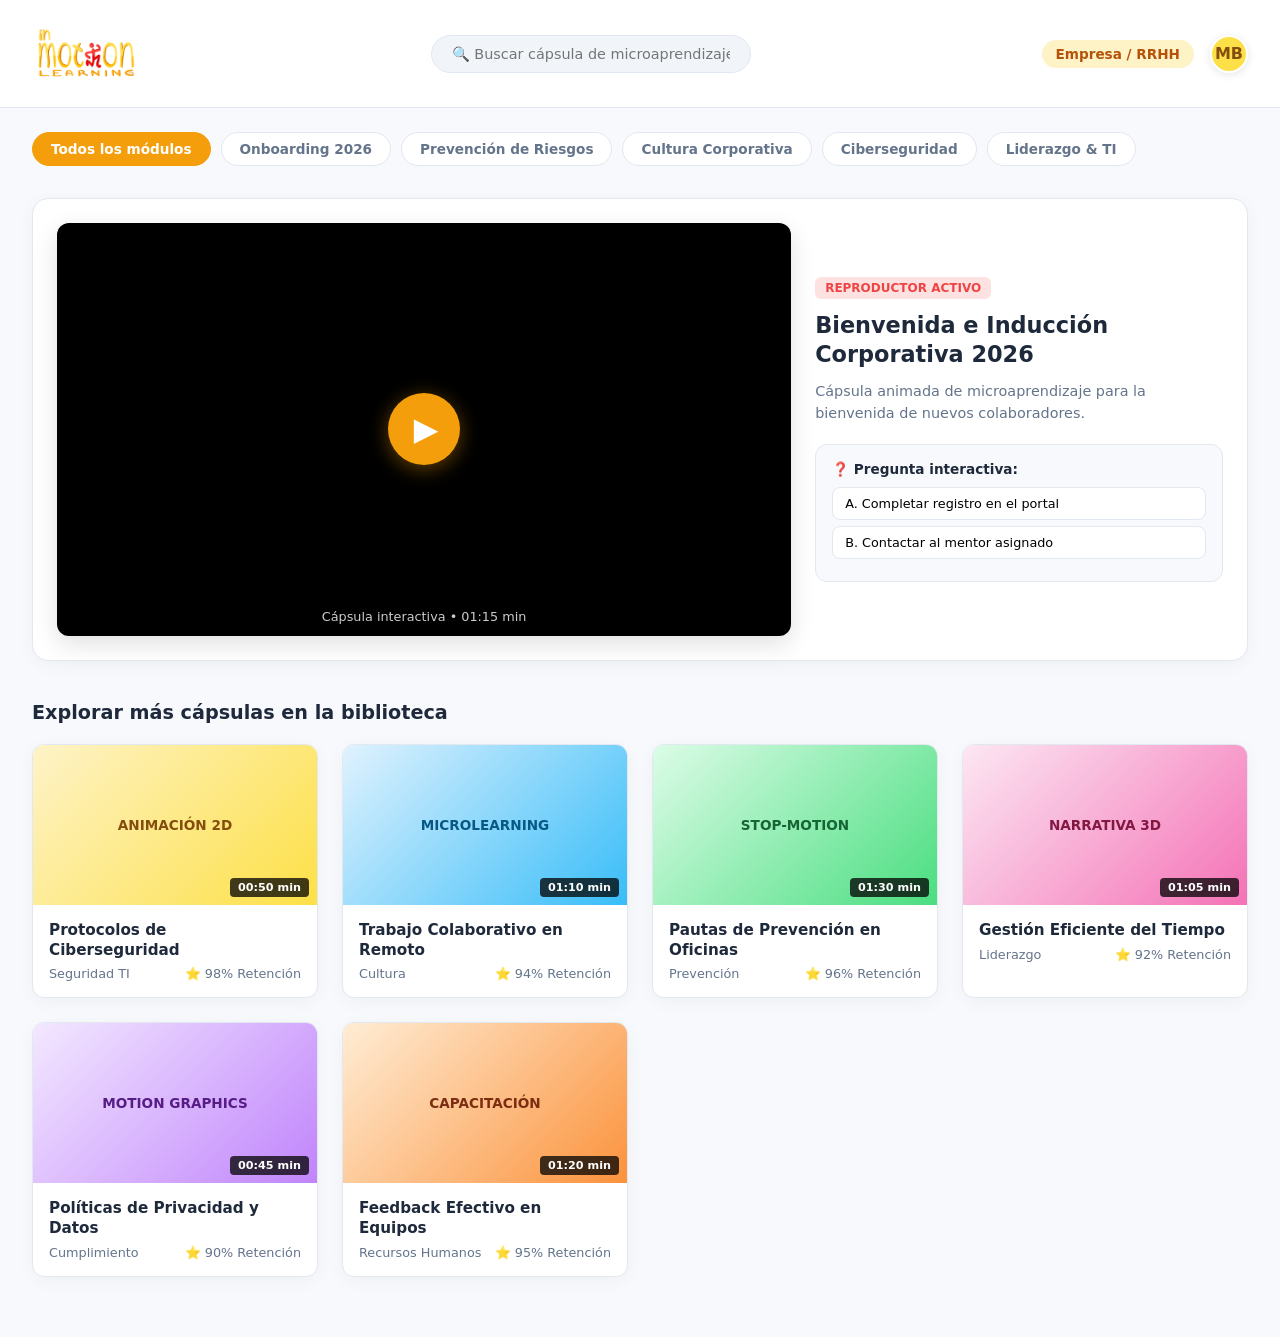
<file: demo.html>
<!DOCTYPE html>
<html lang="es">
<head>
    <meta charset="UTF-8">
    <meta name="viewport" content="width=device-width, initial-scale=1.0">
    <title>In Motion Learning - Plataforma Demo</title>
    <style>
        :root {
            --bg-color: #f7f9fc;
            --surface-color: #ffffff;
            --text-primary: #1e293b;
            --text-secondary: #64748b;
            --accent-yellow: #f59e0b;
            --accent-red: #ef4444;
            --accent-soft: #fef3c7;
            --border-color: #e2e8f0;
            --card-shadow: 0 4px 20px -2px rgba(0, 0, 0, 0.05);
            --radius-lg: 16px;
            --radius-md: 12px;
        }

        * {
            box-sizing: border-box;
            margin: 0;
            padding: 0;
            font-family: 'Segoe UI', system-ui, -apple-system, sans-serif;
        }

        body {
            background-color: var(--bg-color);
            color: var(--text-primary);
            min-height: 100vh;
            display: flex;
            flex-direction: column;
        }

        /* Header Fijo con Logo de In Motion */
        header {
            position: sticky;
            top: 0;
            z-index: 100;
            background: rgba(255, 255, 255, 0.9);
            backdrop-filter: blur(12px);
            border-bottom: 1px solid var(--border-color);
            padding: 12px 32px;
            display: flex;
            justify-content: space-between;
            align-items: center;
            height: 12vh;
        }

        .logo-container {
            display: flex;
            align-items: center;
            gap: 12px;
        }

        /* Logo In Motion Learning */
        .logo-img {
            height: 12vh;
            width: auto;
            border-radius: 6px;
            object-fit: contain;
        }

        .search-box {
            background: #f1f5f9;
            border: 1px solid var(--border-color);
            border-radius: 24px;
            padding: 10px 20px;
            width: 320px;
            font-size: 0.9rem;
            color: var(--text-primary);
            outline: none;
            transition: all 0.2s;
        }

        .search-box:focus {
            border-color: var(--accent-yellow);
            background: #fff;
            box-shadow: 0 0 0 3px rgba(245, 158, 11, 0.15);
        }

        .user-nav {
            display: flex;
            align-items: center;
            gap: 16px;
        }

        .user-badge {
            background: var(--accent-soft);
            color: #b45309;
            padding: 6px 14px;
            border-radius: 20px;
            font-size: 0.85rem;
            font-weight: 600;
        }

        .avatar {
            width: 38px;
            height: 38px;
            border-radius: 50%;
            background: #fde047;
            display: flex;
            align-items: center;
            justify-content: center;
            font-weight: bold;
            color: #854d0e;
            border: 2px solid #fff;
            box-shadow: 0 2px 8px rgba(0,0,0,0.1);
        }

        /* Layout Principal */
        main {
            max-width: 1280px;
            margin: 0 auto;
            padding: 24px 32px 60px 32px;
            width: 100%;
        }

        /* Chips de Categorías */
        .categories-bar {
            display: flex;
            gap: 10px;
            margin-bottom: 24px;
            overflow-x: auto;
            padding-bottom: 8px;
        }

        .chip {
            background: var(--surface-color);
            border: 1px solid var(--border-color);
            padding: 8px 18px;
            border-radius: 20px;
            font-size: 0.85rem;
            font-weight: 600;
            color: var(--text-secondary);
            cursor: pointer;
            white-space: nowrap;
            transition: all 0.2s;
        }

        .chip.active, .chip:hover {
            background: var(--accent-yellow);
            color: #fff;
            border-color: var(--accent-yellow);
        }

        /* Sección de Video Principal Destacado */
        .featured-section {
            background: var(--surface-color);
            border-radius: var(--radius-lg);
            box-shadow: var(--card-shadow);
            border: 1px solid var(--border-color);
            padding: 24px;
            margin-bottom: 40px;
            display: grid;
            grid-template-columns: 1.8fr 1fr;
            gap: 24px;
            align-items: center;
        }

        .video-player {
            background: #000;
            border-radius: var(--radius-md);
            aspect-ratio: 16 / 9;
            display: flex;
            flex-direction: column;
            justify-content: center;
            align-items: center;
            position: relative;
            overflow: hidden;
            color: #fff;
            box-shadow: 0 8px 24px rgba(0,0,0,0.12);
        }

        .play-button {
            width: 72px;
            height: 72px;
            border-radius: 50%;
            background: var(--accent-yellow);
            border: none;
            color: #fff;
            font-size: 2rem;
            cursor: pointer;
            display: flex;
            align-items: center;
            justify-content: center;
            box-shadow: 0 4px 20px rgba(245, 158, 11, 0.4);
            transition: transform 0.2s;
            padding-left: 4px;
        }

        .play-button:hover {
            transform: scale(1.08);
            background: var(--accent-red);
        }

        .featured-info {
            display: flex;
            flex-direction: column;
            gap: 12px;
        }

        .tag-badge {
            display: inline-block;
            background: #fee2e2;
            color: var(--accent-red);
            font-size: 0.75rem;
            font-weight: 700;
            padding: 4px 10px;
            border-radius: 6px;
            width: fit-content;
        }

        .featured-title {
            font-size: 1.4rem;
            font-weight: 700;
            line-height: 1.3;
        }

        .featured-desc {
            font-size: 0.9rem;
            color: var(--text-secondary);
            line-height: 1.5;
        }

        .quiz-card {
            background: var(--bg-color);
            border: 1px solid var(--border-color);
            border-radius: var(--radius-md);
            padding: 16px;
            margin-top: 8px;
        }

        .quiz-question {
            font-size: 0.85rem;
            font-weight: 600;
            margin-bottom: 10px;
        }

        .quiz-btn {
            width: 100%;
            text-align: left;
            padding: 8px 12px;
            margin-bottom: 6px;
            background: #fff;
            border: 1px solid var(--border-color);
            border-radius: 8px;
            font-size: 0.8rem;
            cursor: pointer;
            transition: all 0.2s;
        }

        .quiz-btn:hover {
            border-color: var(--accent-yellow);
            background: var(--accent-soft);
        }

        /* Sección de Exploración con Scroll */
        .section-header {
            margin-bottom: 20px;
        }

        .section-title {
            font-size: 1.2rem;
            font-weight: 700;
        }

        /* Grilla de Videos (Scroll Infinito hacia abajo) */
        .video-grid {
            display: grid;
            grid-template-columns: repeat(auto-fill, minmax(280px, 1fr));
            gap: 24px;
        }

        .video-card {
            background: var(--surface-color);
            border-radius: var(--radius-md);
            border: 1px solid var(--border-color);
            box-shadow: var(--card-shadow);
            overflow: hidden;
            cursor: pointer;
            transition: transform 0.2s, box-shadow 0.2s;
        }

        .video-card:hover {
            transform: translateY(-4px);
            box-shadow: 0 12px 28px -4px rgba(0, 0, 0, 0.1);
        }

        .thumbnail {
            width: 100%;
            height: 160px;
            background: #e2e8f0;
            position: relative;
            display: flex;
            align-items: center;
            justify-content: center;
            color: var(--text-secondary);
            font-weight: 600;
            font-size: 0.85rem;
        }

        .thumb-1 { background: linear-gradient(135deg, #fef3c7, #fde047); color: #854d0e; }
        .thumb-2 { background: linear-gradient(135deg, #e0f2fe, #38bdf8); color: #075985; }
        .thumb-3 { background: linear-gradient(135deg, #dcfce7, #4ade80); color: #166534; }
        .thumb-4 { background: linear-gradient(135deg, #fce7f3, #f472b6); color: #831843; }
        .thumb-5 { background: linear-gradient(135deg, #f3e8ff, #c084fc); color: #581c87; }
        .thumb-6 { background: linear-gradient(135deg, #ffedd5, #fb923c); color: #7c2d12; }

        .time-tag {
            position: absolute;
            bottom: 8px;
            right: 8px;
            background: rgba(0, 0, 0, 0.75);
            color: #fff;
            font-size: 0.7rem;
            padding: 3px 8px;
            border-radius: 4px;
        }

        .card-body {
            padding: 16px;
        }

        .card-title {
            font-size: 0.95rem;
            font-weight: 700;
            margin-bottom: 6px;
            line-height: 1.3;
        }

        .card-meta {
            font-size: 0.8rem;
            color: var(--text-secondary);
            display: flex;
            justify-content: space-between;
            align-items: center;
        }

        @media (max-width: 850px) {
            .featured-section {
                grid-template-columns: 1fr;
            }
        }
    </style>
</head>
<body>

    <!-- Header Fijo con Logo -->
    <header>
        <div class="logo-container">
            <!-- Imagen cargada desde la raíz local o marcador si no existe la imagen local -->
            <img class="logo-img" src="./src/logoinmotion.png" alt="In Motion Learning" onerror="this.onerror=null; this.src='https://via.placeholder.com/150x50/000000/F59E0B?text=In+Motion+Learning';">
        </div>
        <input type="text" class="search-box" placeholder="🔍 Buscar cápsula de microaprendizaje...">
        <div class="user-nav">
            <span class="user-badge">Empresa / RRHH</span>
            <div class="avatar" title="Mariana Belén">MB</div>
        </div>
    </header>

    <!-- Contenido Principal -->
    <main>

        <!-- Filtros Rápidos -->
        <div class="categories-bar">
            <button class="chip active">Todos los módulos</button>
            <button class="chip">Onboarding 2026</button>
            <button class="chip">Prevención de Riesgos</button>
            <button class="chip">Cultura Corporativa</button>
            <button class="chip">Ciberseguridad</button>
            <button class="chip">Liderazgo & TI</button>
        </div>

        <!-- Video Destacado en Reproducción -->
        <section class="featured-section">
            <div class="video-player">
                <button class="play-button" title="Reproducir">▶</button>
                <span style="position: absolute; bottom: 12px; font-size: 0.8rem; opacity: 0.8;">Cápsula interactiva • 01:15 min</span>
            </div>

            <div class="featured-info">
                <span class="tag-badge">REPRODUCTOR ACTIVO</span>
                <h2 class="featured-title">Bienvenida e Inducción Corporativa 2026</h2>
                <p class="featured-desc">Cápsula animada de microaprendizaje para la bienvenida de nuevos colaboradores.</p>

                <!-- Pequeña interacción de prueba -->
                <div class="quiz-card">
                    <div class="quiz-question">❓ Pregunta interactiva:</div>
                    <button class="quiz-btn">A. Completar registro en el portal</button>
                    <button class="quiz-btn">B. Contactar al mentor asignado</button>
                </div>
            </div>
        </section>

        <!-- Galería para hacer Scroll Continuo para abajo -->
        <div class="section-header">
            <h3 class="section-title">Explorar más cápsulas en la biblioteca</h3>
        </div>

        <section class="video-grid">

            <!-- Tarjeta 1 -->
            <article class="video-card">
                <div class="thumbnail thumb-1">
                    <span>ANIMACIÓN 2D</span>
                    <span class="time-tag">00:50 min</span>
                </div>
                <div class="card-body">
                    <h4 class="card-title">Protocolos de Ciberseguridad</h4>
                    <div class="card-meta">
                        <span>Seguridad TI</span>
                        <span>⭐ 98% Retención</span>
                    </div>
                </div>
            </article>

            <!-- Tarjeta 2 -->
            <article class="video-card">
                <div class="thumbnail thumb-2">
                    <span>MICROLEARNING</span>
                    <span class="time-tag">01:10 min</span>
                </div>
                <div class="card-body">
                    <h4 class="card-title">Trabajo Colaborativo en Remoto</h4>
                    <div class="card-meta">
                        <span>Cultura</span>
                        <span>⭐ 94% Retención</span>
                    </div>
                </div>
            </article>

            <!-- Tarjeta 3 -->
            <article class="video-card">
                <div class="thumbnail thumb-3">
                    <span>STOP-MOTION</span>
                    <span class="time-tag">01:30 min</span>
                </div>
                <div class="card-body">
                    <h4 class="card-title">Pautas de Prevención en Oficinas</h4>
                    <div class="card-meta">
                        <span>Prevención</span>
                        <span>⭐ 96% Retención</span>
                    </div>
                </div>
            </article>

            <!-- Tarjeta 4 -->
            <article class="video-card">
                <div class="thumbnail thumb-4">
                    <span>NARRATIVA 3D</span>
                    <span class="time-tag">01:05 min</span>
                </div>
                <div class="card-body">
                    <h4 class="card-title">Gestión Eficiente del Tiempo</h4>
                    <div class="card-meta">
                        <span>Liderazgo</span>
                        <span>⭐ 92% Retención</span>
                    </div>
                </div>
            </article>

            <!-- Tarjeta 5 -->
            <article class="video-card">
                <div class="thumbnail thumb-5">
                    <span>MOTION GRAPHICS</span>
                    <span class="time-tag">00:45 min</span>
                </div>
                <div class="card-body">
                    <h4 class="card-title">Políticas de Privacidad y Datos</h4>
                    <div class="card-meta">
                        <span>Cumplimiento</span>
                        <span>⭐ 90% Retención</span>
                    </div>
                </div>
            </article>

            <!-- Tarjeta 6 -->
            <article class="video-card">
                <div class="thumbnail thumb-6">
                    <span>CAPACITACIÓN</span>
                    <span class="time-tag">01:20 min</span>
                </div>
                <div class="card-body">
                    <h4 class="card-title">Feedback Efectivo en Equipos</h4>
                    <div class="card-meta">
                        <span>Recursos Humanos</span>
                        <span>⭐ 95% Retención</span>
                    </div>
                </div>
            </article>

        </section>
    </main>
<script>
        document.addEventListener('DOMContentLoaded', () => {
            // Seleciona todos os cartões de vídeo e os elementos da seção em destaque
            const videoCards = document.querySelectorAll('.video-card');
            const featuredTitle = document.querySelector('.featured-title');
            const featuredDesc = document.querySelector('.featured-desc');
            const videoPlayer = document.querySelector('.video-player');

            // Armazena a estrutura do botão de play para não perdê-lo ao atualizar o HTML interno
            const playButtonHtml = '<button class="play-button" title="Reproducir">▶</button>';

            videoCards.forEach(card => {
                card.addEventListener('click', () => {
                    // 1. Extrai as informações do cartão clicado
                    const title = card.querySelector('.card-title').textContent;
                    const time = card.querySelector('.time-tag').textContent;
                    const metaCategory = card.querySelectorAll('.card-meta span')[0].textContent;
                    const thumbnail = card.querySelector('.thumbnail');

                    // 2. Identifica a classe de gradiente do thumbnail (ex: thumb-1, thumb-2)
                    const thumbClass = Array.from(thumbnail.classList).find(c => c.startsWith('thumb-'));

                    // 3. Atualiza o texto do título e da descrição em destaque
                    featuredTitle.textContent = title;
                    featuredDesc.textContent = `Cápsula da categoria de ${metaCategory} selecionada.`;

                    // 4. Aplica o fundo correspondente ao vídeo principal
                    videoPlayer.className = 'video-player'; // Reseta para a classe base
                    if (thumbClass) {
                        videoPlayer.classList.add(thumbClass);
                    }

                    // 5. Atualiza o tempo de duração exibido no canto do vídeo
                    videoPlayer.innerHTML = `
                        ${playButtonHtml}
                        <span style="position: absolute; bottom: 12px; font-size: 0.8rem; opacity: 0.8; font-weight: 600;">Cápsula interactiva • ${time}</span>
                    `;

                    // 6. Rola a tela suavemente de volta para o player principal
                    window.scrollTo({
                        top: document.querySelector('.featured-section').offsetTop - 100,
                        behavior: 'smooth'
                    });
                });
            });
        });
    </script>
</body>
</html>
</file>
